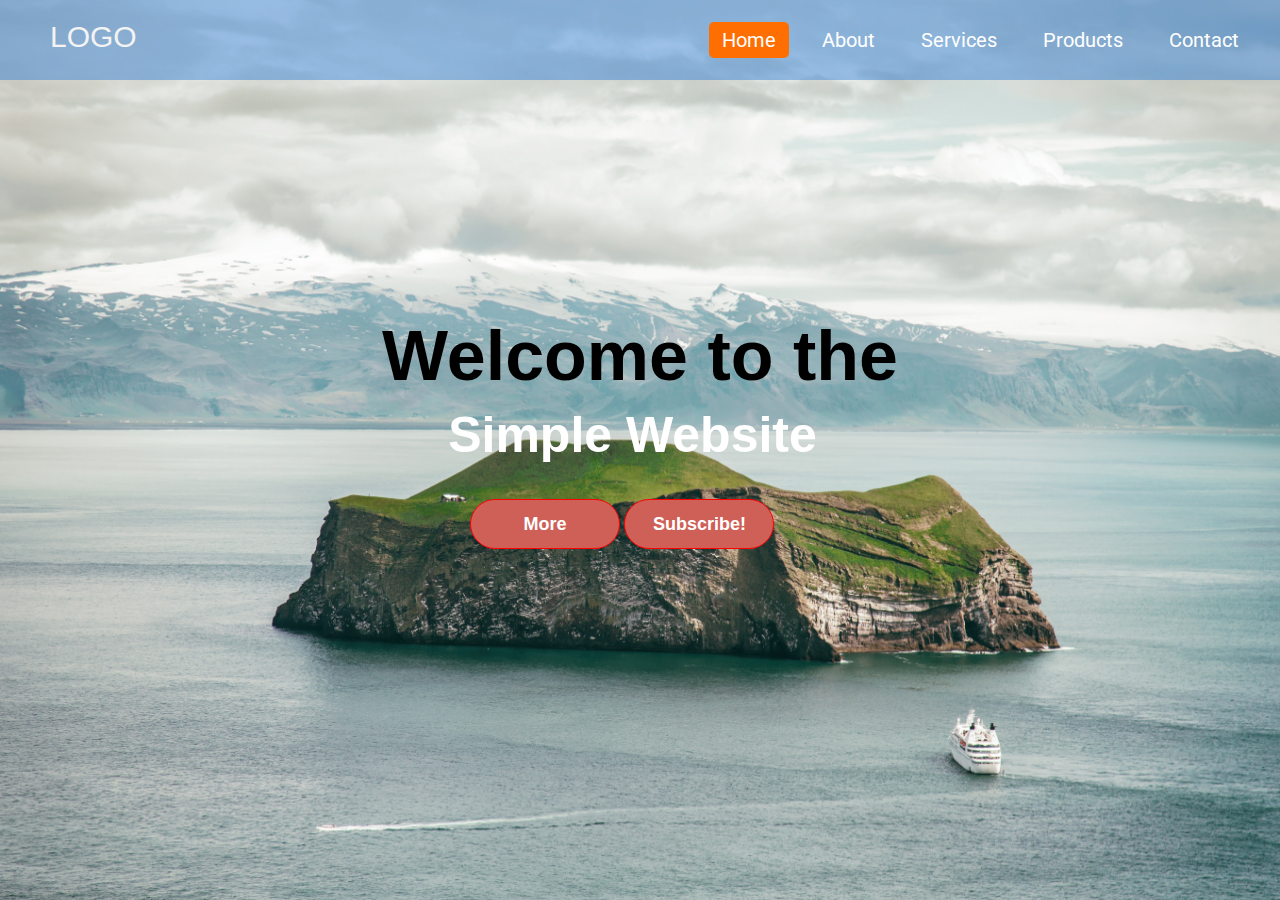
<file: Project-1/index.html>
<!DOCTYPE html>
<html lang="en">
<head>
    <meta charset="UTF-8">
    <meta http-equiv="X-UA-Compatible" content="IE=edge">
    <meta name="viewport" content="width=device-width, initial-scale=1.0">
    <title>Project-1</title>
    <link rel="stylesheet" href="Project-1.css">
</head>
<body>
    <div class="container">

        <div class="navbar">
            <div class="logo">
                <a href="#">LOGO</a>
            </div>
            <ul>
                <li><a href="#" class="active">Home</a></li>
                <li><a href="#">About</a></li>
                <li><a href="#">Services</a></li>
                <li><a href="#">Products</a></li>
                <li><a href="#">Contact</a></li>
            </ul>
        </div>
        <div class="center">
            <h1>
                Welcome to the
            </h1>
            <h2>
                Simple Website

            </h2>
            <div class="buttons">
                <button>More</button>
                <button>Subscribe!</button>
            </div>
        </div>

    </div>
</body>
</html>
</file>
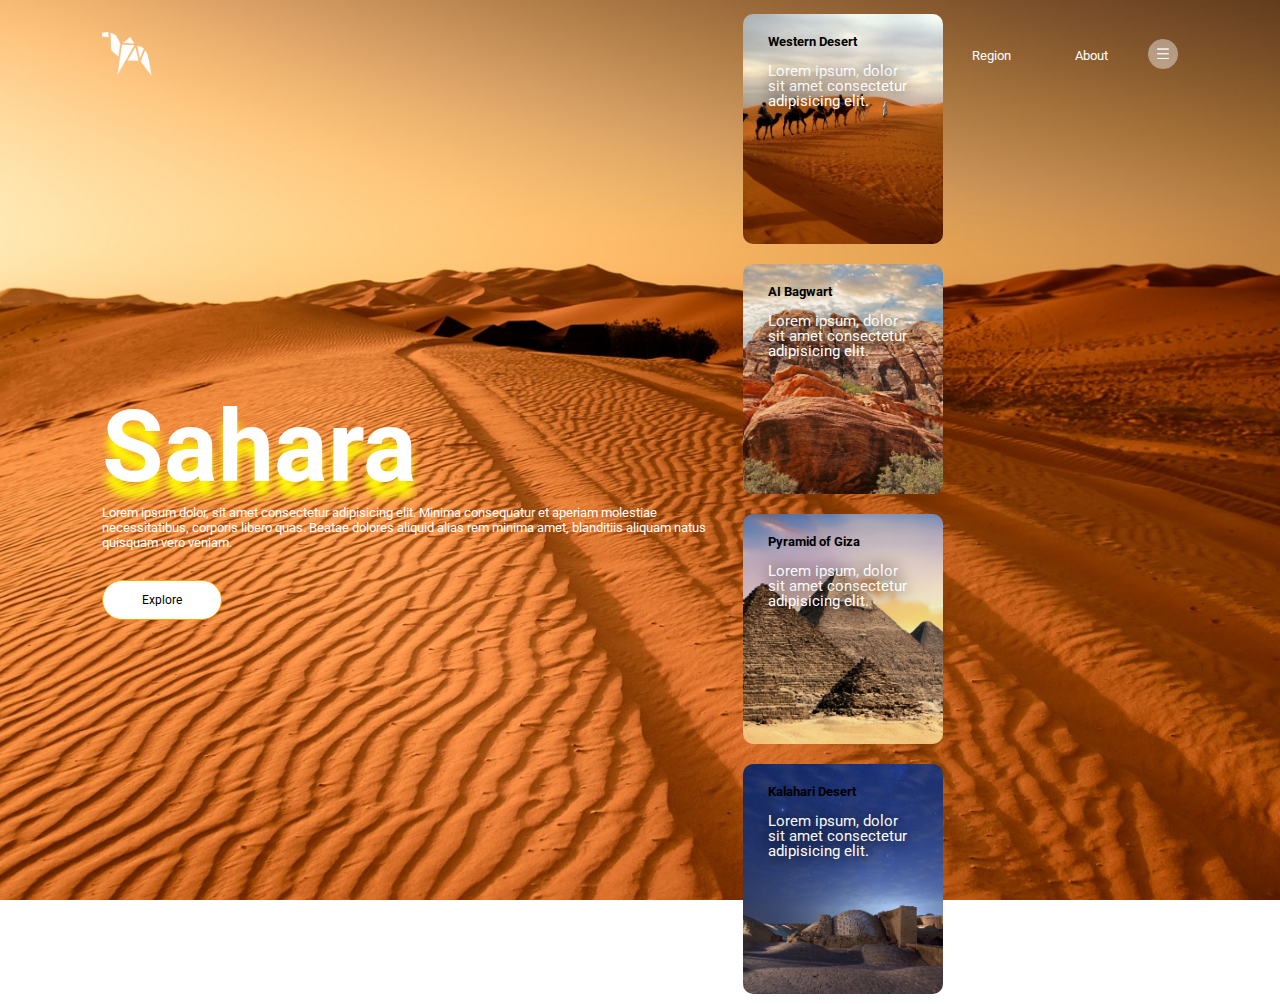
<file: Project-2/index.html>
<!DOCTYPE html>
<html lang="en">
<head>
    <meta charset="UTF-8">
    <meta http-equiv="X-UA-Compatible" content="IE=edge">
    <meta name="viewport" content="width=device-width, initial-scale=1.0">
    <title>Youtube Project 2</title>
    <link rel="stylesheet" href="style.css">
    <link href="https://fonts.googleapis.com/css2?family=Roboto:wght@100&display=swap" rel="stylesheet">
</head>
<body>
    <div class="container">
        <div class="navbar">
            <img src="img/logo.png" class="logo">
            <nav>
                <ul>
                    <li><a href="">Home</a></li>
                    <li><a href="">Region</a></li>
                    <li><a href="">About</a></li>
                </ul>
            </nav>
            <img src="img/menu.png" class="menu-icon">
        </div>
        <div class="row">
            <div class="col">
                <h1>Sahara</h1>
                <p>Lorem ipsum dolor, sit amet consectetur adipisicing elit. Minima consequatur et aperiam molestiae necessitatibus, corporis libero quas. Beatae dolores aliquid alias rem minima amet, blanditiis aliquam natus quisquam vero veniam.</p>
                <button type="button">Explore</button>
            </div>
            <div class="col">
                <div class="card card1">    <!--Bu şekilde aynı anda iki class tanımlar ortak özellikleri verir takiben diğer class ları ile de farklı özelliklerini verebiliriz-->
                    <h5>Western Desert</h5>
                    <p>Lorem ipsum, dolor sit amet consectetur adipisicing elit.</p>
                </div>
                <div class="card card2">
                    <h5>AI Bagwart</h5>
                    <p>Lorem ipsum, dolor sit amet consectetur adipisicing elit.</p>
                </div>
                <div class="card card3">
                    <h5>Pyramid of Giza</h5>
                    <p>Lorem ipsum, dolor sit amet consectetur adipisicing elit.</p>
                </div>
                <div class="card card4">
                    <h5>Kalahari Desert</h5>
                    <p>Lorem ipsum, dolor sit amet consectetur adipisicing elit.</p>
                </div>
            </div>

        </div>
    </div>







</body>
</html>
</file>
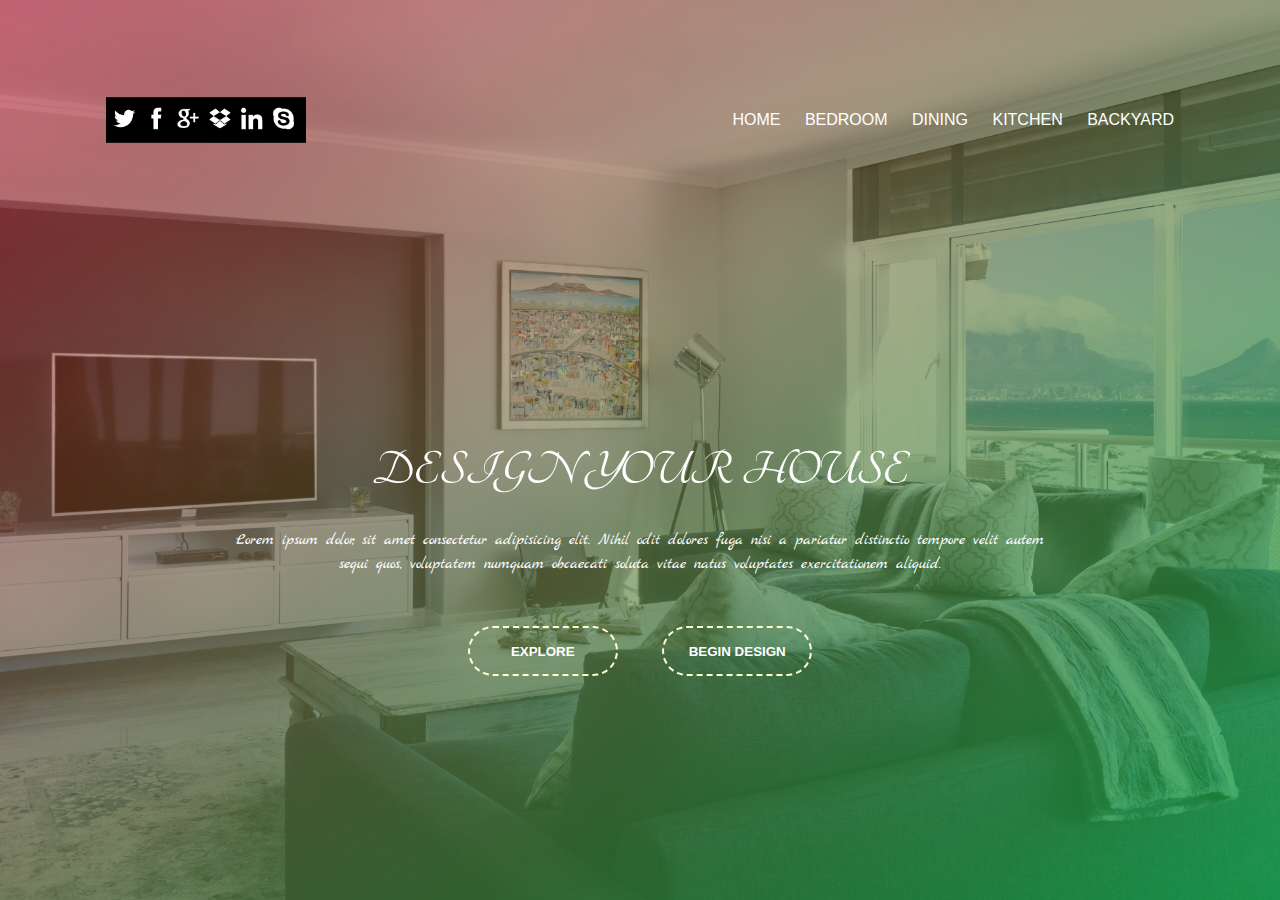
<file: Project-3/index.html>
<!DOCTYPE html>
<html lang="en">
<head>
    <meta charset="UTF-8">
    <meta http-equiv="X-UA-Compatible" content="IE=edge">
    <meta name="viewport" content="width=device-width, initial-scale=1.0">
    <title> Project 3 </title>
    <link rel="stylesheet" href="Project-3.css">
</head>
<body>
    <div class="banner">
        <div class="navbar">
            <img src="img/logo.png" class="logo">
            <ul>
                <li><a href="#">Home</a></li>
                <li><a href="#">Bedroom</a></li>
                <li><a href="#">Dining</a></li>
                <li><a href="#">Kitchen</a></li>
                <li><a href="#">Backyard</a></li>
            </ul>
        </div>
        <div class="content">
            <h1>DESIGN YOUR HOUSE</h1>
            <P>Lorem ipsum dolor, sit amet consectetur adipisicing elit. Nihil odit dolores fuga nisi a pariatur distinctio tempore velit autem
               <br>sequi quos, voluptatem numquam obcaecati soluta vitae natus voluptates exercitationem aliquid.</P>

            <div>
                <button type="button"><span></span> EXPLORE </button>
                <button type="button"><span></span> BEGIN DESIGN </button> <!-- Buradaki spanlar buton üzerindeki efekt için yazılmıştır -->
            </div>

        </div>
    </div>
</body>
</html>
</file>
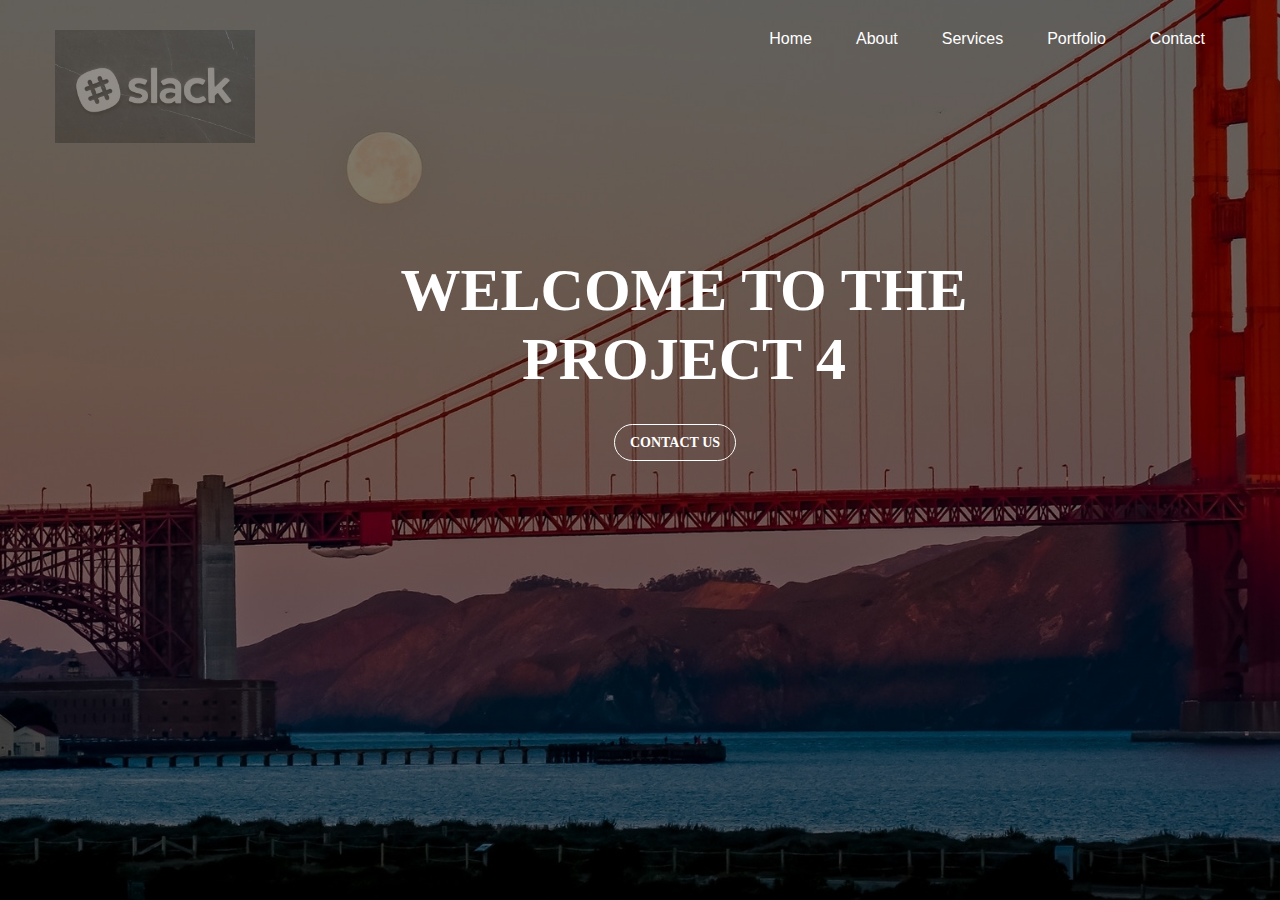
<file: Project-4/index.html>
<!DOCTYPE html>
<html lang="en">
<head>
    <meta charset="UTF-8">
    <meta http-equiv="X-UA-Compatible" content="IE=edge">
    <meta name="viewport" content="width=device-width, initial-scale=1.0">
    <title>Project 4</title>
    <link rel="stylesheet" href="style.css">
</head>
<body>
    <header>
        <div class="wrapper">
            <div class="logo">
                <img src="logo.jpg" alt="">
            </div>
            <ul class="nav-area">
                <li><a href="#">Home</a></li>
                <li><a href="#">About</a></li>
                <li><a href="#">Services</a></li>
                <li><a href="#">Portfolio</a></li>
                <li><a href="#">Contact</a></li>
            </ul>
        </div>

        <div class="welcome-text">
            <h1>
                Welcome to the Project 4
                <a href="#">Contact Us</a>
            </h1>
        </div>
    </header>
</body>
</html>
</file>
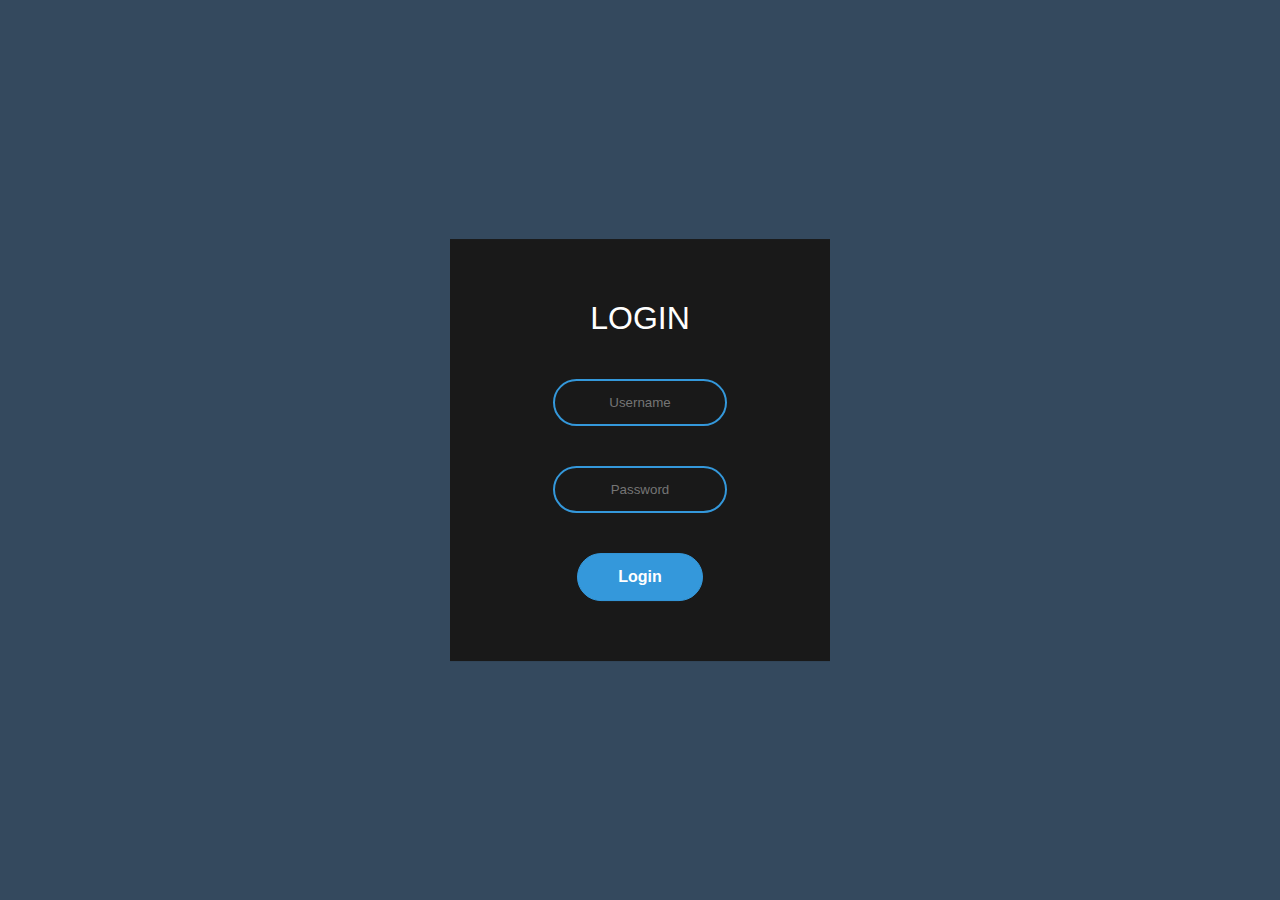
<file: Project-5/index.html>
<!DOCTYPE html>
<html lang="en">
<head>
    <meta charset="UTF-8">
    <meta http-equiv="X-UA-Compatible" content="IE=edge">
    <meta name="viewport" content="width=device-width, initial-scale=1.0">
    <title>Project 5</title>
    <link rel="stylesheet" href="style.css">
</head>
<body>
    <form class="box" action="index.html" method="POST">
        <h1>Login</h1>
        <input type="text" name="" placeholder="Username">
        <input type="password" name="" placeholder="Password">
        <input type="submit" name="" value="Login">
    </form>
</body>
</html>
</file>
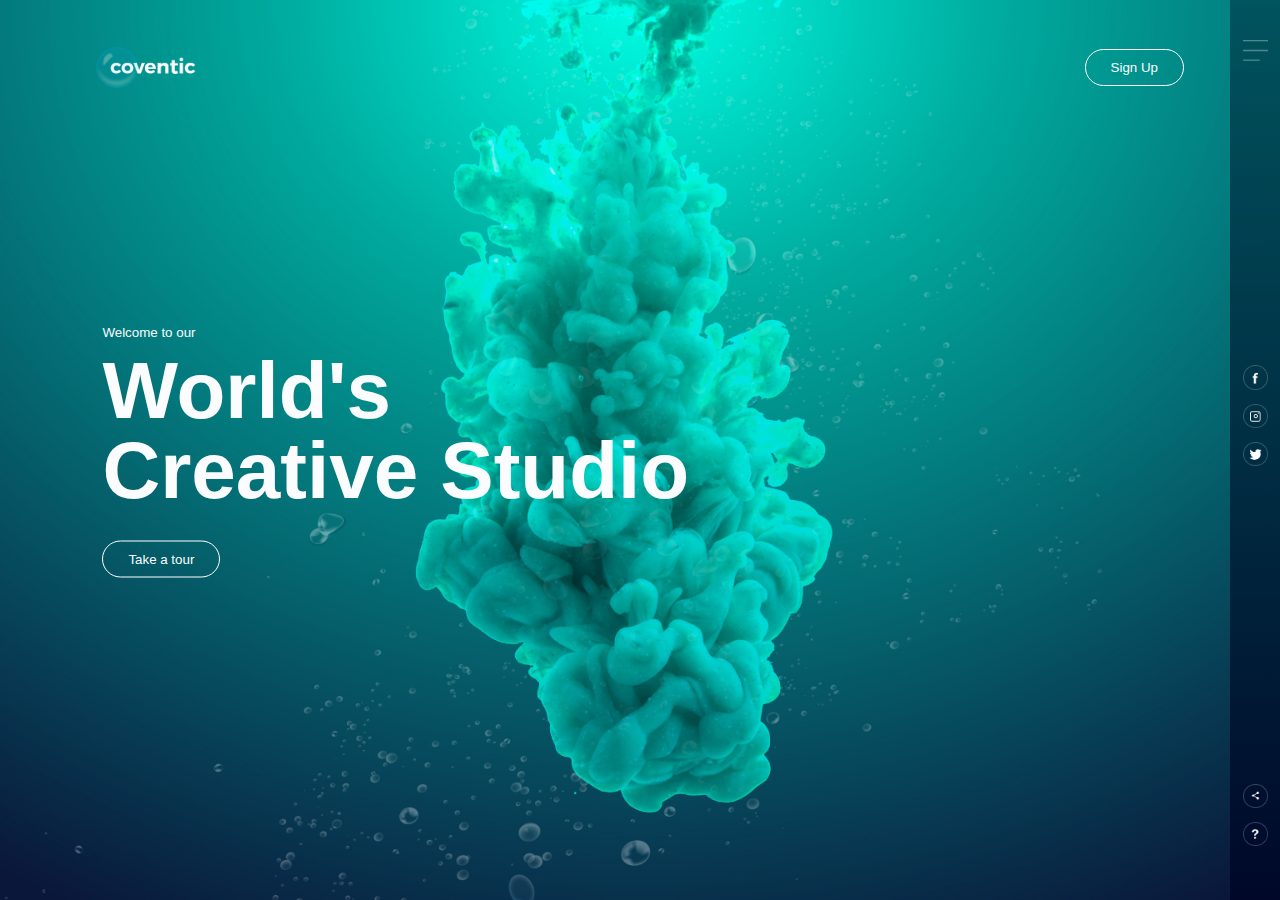
<file: Project-7/index.html>
<!DOCTYPE html>
<html lang="en">
<head>
    <meta charset="UTF-8">
    <meta http-equiv="X-UA-Compatible" content="IE=edge">
    <meta name="viewport" content="width=device-width, initial-scale=1.0">
    <title>Project 7</title>
    <link rel="stylesheet" href="style.css">
</head>
<body>
    <div class="hero">
        <div class="navbar">
            <img src="img/logo.png" class="logo">
            <button type="button">Sign Up</button>
        </div>
        <div class="content">
            <small>Welcome to our</small>
            <h1>World's <br> Creative Studio</h1>
            <button type="button">Take a tour</button>
        </div>
        <div class="side-bar">
            <img src="img/menu.png" alt="menu" class="menu">

            <div class="social-links">
                <img src="img/fb.png" alt="">
                <img src="img/ig.png" alt="">
                <img src="img/tw.png" alt="">
            </div>
            <div class="useful-links">
                <img src="img/share.png" alt="">
                <img src="img/info.png" alt="">
            </div>
        </div>
        <div class="bubbles">
            <img src="img/bubble.png">
            <img src="img/bubble.png">
            <img src="img/bubble.png">
            <img src="img/bubble.png">
            <img src="img/bubble.png">
            <img src="img/bubble.png">
            <img src="img/bubble.png">
        </div>
    </div>
</body>
</html>
</file>
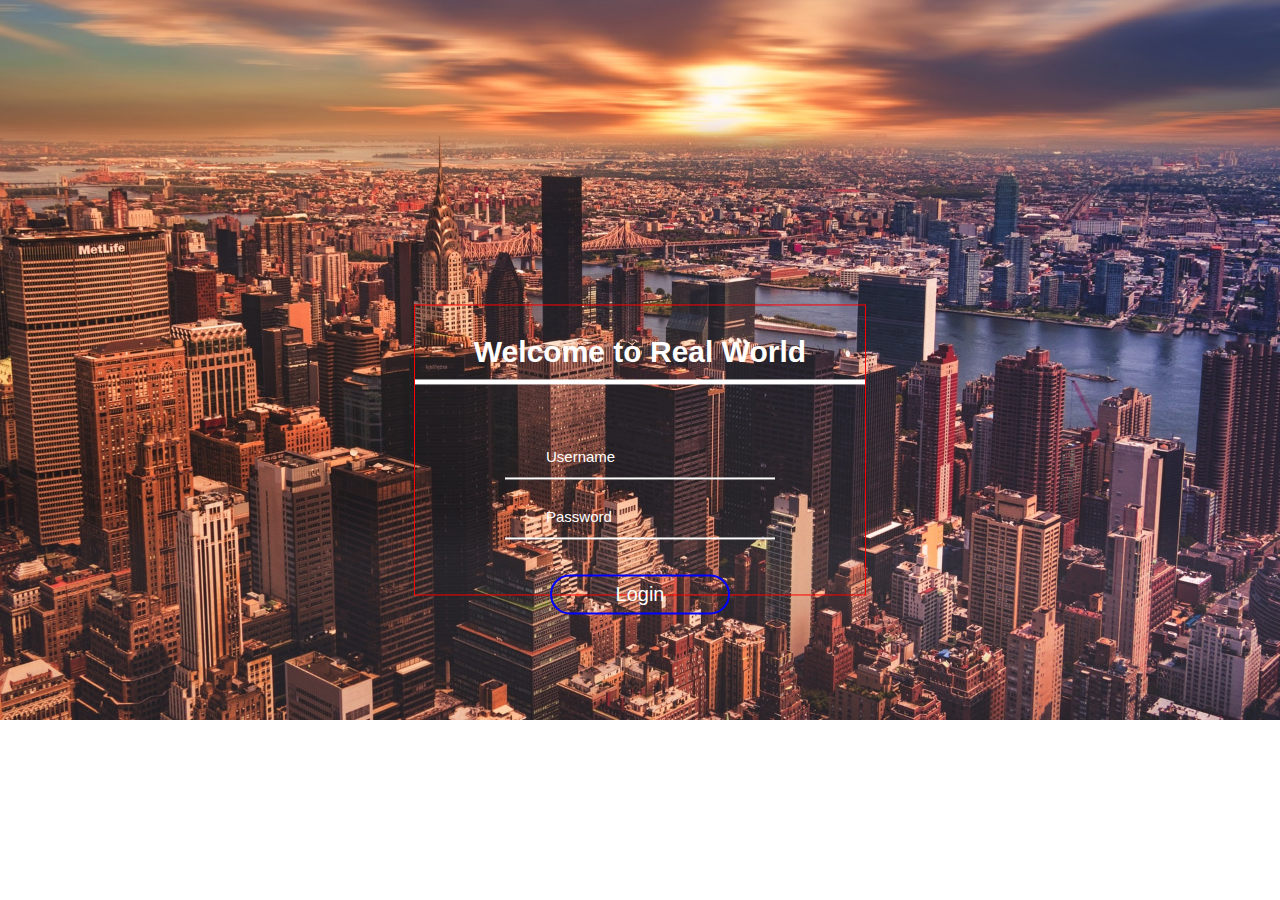
<file: Project-6/Login Page.html>
<!DOCTYPE html>
<html lang="en">
<head>
    <meta charset="UTF-8">
    <meta http-equiv="X-UA-Compatible" content="IE=edge">
    <meta name="viewport" content="width=device-width, initial-scale=1.0">
    <title>Project 6</title>
    <link rel="stylesheet" href="style.css">
    <link rel="stylesheet" href="https://use.fontawesome.com/releases/v5.15.3/css/all.css" integrity="sha384-SZXxX4whJ79/gErwcOYf+zWLeJdY/qpuqC4cAa9rOGUstPomtqpuNWT9wdPEn2fk" crossorigin="anonymous">
    <!-- Bu bölge yukarıdaki sitedeki iconları projelerimizde kullanabilmemiz için yazılmıştır -->
</head>
<body>
    <div class="login-box">
        <h1>Welcome to Real World</h1>
        <div class="textbox">
            <i class="fas fa-user"></i> <!--Yukarıdaki siteden hazır olarak kopyalanmıştır-->
            <input type="text" placeholder="Username" name="" value="">
    
        </div>
        <div class="textbox">
            <i class="fas fa-lock"></i> <!--Yukarıdaki siteden hazır olarak kopyalanmıştır-->
            <input type="password" placeholder="Password" name="" value="">
        </div>
        <input class="btn" type="button" name="" value="Login">
    </div>
</body>
</html>
</file>
<file: Project-1/Project-1.css>
@import url("https://fonts.googleapis.com/css2?family=Roboto:wght@100&display=swap"); /* fonts.googleapis.com dan site yazı stili için bu ifade yazılır*/

* {                               
  margin: 0;                      /* Her projede bu iki kodu yazmakta fayda vardır, sayfanın default boşluklarını sıfırlar */
  padding: 0;
  box-sizing: border-box;         /* Etiketleri kendilerine verilen boyutlar içerisinde sınırlar, yani margin-padding olayları etiketin boyutunu etkilemez */
}

.container {
  background: url(bg.jpg);        /* Arka plan resmini ayarladık */
  height: 100vh;                  /* 50vh yapılırsa sayfanın yarısını doldurur */
  background-size: 100% 100%;     /* 50% 50% yapılırsa sayfada 4 resim oluşur, bu şekilde sayfanın tamamını doldurttuk */
}

.container .navbar {
  width: 100%;                    /* Navbar ın olduğu div in genişliği sayfa kadar olsun dedik */
  height: 80px;                   /* Yükseklik belirledik */
  background: rgba(22, 112, 214, 0.4);   /* background içine her türlü değer (color,yükselik etc.) yazılabiliyor */
}

.container .navbar .logo {
  display: inline-block;          /* li etiketleriyle (menüyü oluşturan) aynı hizaya/satıra getirir fakat block özellikleri gösterir */
  margin-left: 50px;              /* Sol tarafından 50px lik boşluk bıraktık */
  margin-top: 20px;               /* Üst taraftan da 20 px lik boşluk bıraktık */
}

.container .navbar .logo a {      /* class ı logo olan div içerisindeki a etiketine müdahale ediyoruz */
  text-decoration: none;          /* Linkin altındaki çizgiyi kaldırdık */
  font-size: 30px;                /* Yazı boyutunu belirledik */
  font-family: sans-serif;        /* Yazı tipini belirledik */
  color: #f3f3f3;               /* Yazı rengini belirledik */
} 

.navbar ul {
  float:right;                    /* Menüyü sağ tarafa yerleştirmek için kullandık, left deseydik sola koyardı */
  margin-right: 20px;             /* Sağa yanaşmış olan menünün sağ tarafında boşluk bırakmak için yazılmıştır */
}

.navbar ul li {                   /* Menü seçeneklerine müdahele ediyoruz */
  list-style: none;               /* list lerin önündeki noktaları kaldırmak için kullandık */
  display: inline-block;          /* Menü tasarımlarında navbar seçeneklerini yanyana yazdırmak için kullanılır, aksi takdirde html deki gibi alt alta yazar*/
  margin: 0 8px;                  /* Üstten 0 yanlardan 8px boşluk verdik her iki navbar seçeneği arasında 8+8=16 px boşluk olur */
  line-height: 80px;              /* Bu kısmın div içerisinde dikey olarak ortada olması için yazdık, 80 px vermemizin sebebi ise navbar class ına sahip olan div in height 80 olduğu için */
}

.navbar ul li a {                 /* Navbar da bulunan ve menüyü oluşturan link etiketleri üzerinde işlem yapıyoruz */
  color: white;                 /* Link renklerini ayarladık */
  text-decoration: none;          /* Altlarındaki link olmalarından dolayı gelen çizgileri kaldırdık */
  font-size: 20px;                /* Yazı boyutlarını ayarladık */
  padding: 6px 13px;              /* Navbar class ına sahip olan div içerisinde textlerin boşluklarını ayarladık */
  font-family: Roboto;            /* Yazı tipini belirledik, bunu kullanabilmek için ya html sayfasında google.font url sini linkleriz ya da burada yaptığımız gibi yukarıdaki şekilde @import kodu yazarız */
  transition: 0.5s;               /* Bununla gecikme süresi ayarlayabiliyoruz, efektlerin geçiş süreleri ile ilgili, görsellik açısından kullanımı uygun olur */
}

.navbar ul li a.active,           /* active class ına sahip seçenek (Home). Bunu ilk başta yazmasaydık da olurdu, böyle olunca direk  uygulanmış geldi */
.navbar ul li a:hover {           /* Menü bar üzerindeki seçeneklerin üzerine gelindiğinde işlem yaptırmak için yazıldı, üstteki kod ile hepsi kapsanmış oldu */
  background: #ff6e00;          /* Home seçeneğinin arka plan rengi hemen uygulanmış olacak, diğerleri de mouse ile üzerlerine gelindiğinde */
  border-radius: 5px;             /* Köşeleri yuvarlamak için kullanıldı */
} 

.container .center {              /* Büyük sayfamın class ı container ve ben onun içindeki class ı center olan div e müdahale ediyorum */
  position: absolute;             /* Div üstüne yazdırabilmek için kullanıldı, relative olsaydı olmazdı yanına yazardı */
  top: 50%;                       /* Sıradaki (arka arkaya) 3 kod ile bu div i class ı container olan div in tam merkezine yerleştirebildik */
  left: 50%;
  transform: translate(-50%, -50%);/* Üstteki diğer top ve left kodları ile birlikte elemanın yerini belirleyebilmek için kullanılır */
  font-family: sans-serif;        /* Div içerisindeki yazıların tipini belirledim */
  user-select: none;              /* Kullanıcının text leri seçememesini (mouse ile highlight etmek) sağlar */
}

.center h1 {                      /* classı center olan div içerisindeki h1 etiketine müdahale ediyoruz */
  color: black;                 /* Rengini belirledik */
  font-size: 70px;                /* Boyutunu belirledik */
  font-weight: bold;              /* Yazı kalınlığını belirledik */
  width: 900px;                   /* Genişliğini belirledik */
  text-align: center;             /* Yazıyı div içinde ortaladık */
}

.center h2 {                      /* classı center olan div içerisindeki h1 etiketine müdahale ediyoruz */
  color: #fff;                  /* Rengini belirledik */
  font-size: 50px;                /* Boyutunu belirledik */
  font-weight: bold;              /* Yazı kalınlığını belirledik */
  width: 885px;                   /* Genişliğini belirledik */
  margin-top: 10px;               /* Üstteki yazı ile arasını açtık */
  text-align: center;             /* Yazıyı div içinde ortaladık */
}

.center .buttons {                /* class ı center olan Div içerisindeki classı buttons olan div e müdahale ediyoruz */
  margin: 35px 280px;             /* Butonları kapsayan div etiketinin konumunu ayarlamak için kullanıldı */
}

.buttons button {                 /* Class ı buttons olan div içerisindeki butonlara müdahele ediyoruz */
  height: 50px;                   /* Buton yüksekliğini ayarladık */
  width: 150px;                   /* Buton genişliğini ayarladık */
  font-size: 18px;                /* Buton üzerindeki yazı büyüklüğünü belirledik */
  font-weight: bold;              /* Yazı kalınlığını belirledik */
  color: white;                 /* Yazı rengini belirledik */
  background-color: rgb(207, 96, 88);  /* Buton arka plan rengini belirledik */
  border: 1px solid red;        /* Butona kenarlık verdik */
  cursor: pointer;                /* Mouse ile üzerine gelince cursor ın ok işaretinden el işaretine dönüştürmesi için kullanılır */
  outline: none;                  /* Dış çerçeve olmasın dedik */
  border-radius: 25px;            /* Butonların kçşelerini yuvarlamak için kullanıldı, hower yaptığında da olabilirdi */
  transition: 0.5s;               /* Buton efektleri için geçiş süresini belirledik */
}
.buttons button:hover {           /* Butonların üzerine gelindiğinde */
  background: #fff;             /* Arka plan rengini değiştirdik */
  color: rgb(207, 96, 88);      /* Buton üzerindeki yazıların rengini değiştirdik */
}
</file>
<file: Project-2/style.css>
* {                               /* Tüm etiketler için standart uygulamayı gerçekleştirdik */
  margin: 0;
  padding: 0;
  font-family: "Roboto", sans-serif;
}

.container {
  width: 100%;                    /* Genişliğini verdik */
  height: 100vh;                  /* Sayfanın Arka planda bir resim varsa onu sayfaya tam sığdırmak için kullanılır*/
  background-position: center;    /* Fotoğrafı ortalamak için kullanıldı */
  background-size: cover;         /* Resmi arka plana cuk oturtmak için kullanılır */
  background-image: url(background.png); /* Arka plan resmini yerleştirdik */
  padding-left: 8%;               /* İç kısımda sağdan ve soldan boşlukları ayarladık */
  padding-right: 8%;
  box-sizing: border-box;        /* Fotoğrafı arka plana tam oturtmak için kullanılır, yoksa pixel farkından dolayı scroll bar çıkabilir. */
}

.navbar {                        /* Logo ve menü seçeneklerinin olduğu navbar classına sahip div e müdahele ediyoruz */
  height: 12%;                   /* Menu bar ın div içerisinden %12 altından başlayarak yazılmasını sağladı */
  display: flex;                 /* Flex yapısı kazandırdık */
  align-items: center;           /* Elemanları div içerisinde ortaladık */
}

.logo {                          /* Logoya müdahele ediyoruz */
  width: 50px;                   /* Logo genişliğini ayarladık */
  cursor: pointer;               /* Üzerine gelince cursor el işaretine dönsün dedik */
}

.menu-icon {                     /* Menü icon una müdahele ediyoruz */
  width: 30px;                   /* Genişliğini ayarladık */
  cursor: pointer;               /* Üzerine gelince cursor el işaretine dönsün dedik */
  margin-left: 40px;             /* Menu icon unu navbar seçeneklerinden uzaklaştımak için kullanıldı */
}

nav {                            /* Menu linklerinin olduğu bölgeye müdahele ediyoruz */
  flex: 1;                       /* flex:1; dersek nav içerisindeki elemanların hepsi nav i eşit aralıklarla doldursun demektir */
  text-align: right;             /* Menu elemanlarını sağa doğru alabilmek için kullanıldı */
}

nav ul li {                      /* Linklere müdahele ediyoruz */
  list-style: none;              /* Baş taraflarındaki noktalar kalktı */
  display: inline-block;         /* Standart yan yana yazdırdık */
  margin-left: 60px;             /* Elemanları önce yukarıda sağa yapıştırdık sonra da bununla da sola doğru açtık */
}

nav ul li a {                    /* Linklere müdaheleye devam */
  text-decoration: none;         /* Alt çizgi kalktı */
  color: #fff;                 /* Yazı rengini ayarladık */
  font-size: 13px;               /* Yazı büyüklüğünü ayarladık */
}

nav ul li a:hover {              /* Liste elemanlarının üzerine gelindiğinde */
 background-color: yellow;     /* Arka plan renkleri sarı olsun */
 text-decoration: underline;     /* Altlarına çizgi ekledik */
 color: black;                 /* Renkleri de siyah oldu */
}


.row {                           /* main kısma müdahele ediyoruz */
  display: flex;                 /* Flex yapısı kazandırdık */
  height: 88%;                   /* Yüksekliklerini ayarladık */
  align-items: center;           /* Elemanları dikeyde ortaladık */
}

.col {
  flex-basis: 50;                /* Genişliklerini ayarladık */
}

h1 {                             /* h1 etiketine müdahele ediyoruz */
  color: #fff;                 /* Rengini beyaz yaptık */
  font-size: 100px;              /* Yazı büyüklüğünü ayarladık */
  text-shadow: 0 15px 10px yellow;   /* Text lerin arka planına gölge verebilmek için kullanıldık */
}

p {                              /* Paragrafların hepsine müdahele ediyoruz */
  color: #fff;                 /* Yazı rengini beyaz yaptık */
  font-size: 13px;               /* Yazı büyüklüğünü ayarladık */
  line-height: 15px;             /* Satırlar arası mesafeyi ayarladık */
}

button {                         /* Butona müdahele ediyoruz */
  width: 120px;                  /* Genişliğini verdik */
  color: #000;                 /* Buton üzerindeki yazı rengini belirledik */
  font-size: 12px;               /* Yazı büyüklüğünü ayarladık */
  padding: 12px 0;               /* Button sınırı ile içerik(explore) arasındaki uzaklığı ayarlamak için kullanıldı */
  background: #fff;            /* Buton arka plan rengini ayarladık */
  border: 1px solid orange;    /* Buton border ını ayarladık */
  border-radius: 20px;           /* Köşelerini yuvarladık */
  outline: none;                 /* Çerçeve olmasın dedik */
  margin-top: 30px;              /* Üstteki yazı ile olan uzaklığını ayarladık */
}

.card {                           /* Resim ve bilgilerin olduğu div */
  width: 200px;                   /* Genişlik */
  height: 230px;                  /* Yüksekliik */
  display: inline-block;          /* Elemanları yanyana yazdırdık */
  border-radius: 10px;            /* Köşeleri yuvarladık */
  padding: 20px 25px;             /* İç boşluklar ayarlandı */
  box-sizing: border-box;         /* Sadece kutu içerisinde olsun ölçüler */
  cursor: pointer;                /* Mouse işareti */
  margin: 10px 15px;              /* Dış boşluklar ayarlandı */
  background-position: center;    /* Resim tam ortalansın */
  background-size: cover;         /* Resim div e tam otursun */
  transition: transform 0.5s;     /* Geçiş efektlerinin hızını ayarlamak için kullanıldı, renk olur burada yerini değiştirir */
}
.card1 {                                         /* card div lerine sırasıyla arka plan resimlerini ekledik */
  background-image: url(img/pic-1.png);
}
.card2 {
  background-image: url(img/pic-2.png);
}
.card3 {
  background-image: url(img/pic-3.png);
}
.card4 {
  background-image: url(img/pic-4.png);
}
.card:hover {
  transform: translateY(-10px);       /* Burada da resmin üzerine gelindiğinde Y ekseninde 10 px lik hareket etmesini sağladık */
}
h5 {                                  /* card ların üstündeki başlıklara müdahele ediyoruz */
  color: black;                     /* Yazı rengini ayarladık */
  text-shadow: 0 -15px 300px red;   /* Text lerin arka planına gölge verebilmek için kullanıldı */
}
.card p {                             /* card ların üzerindeki paragraflara müdahele ediyoruz */
  text-shadow: 0 0 15px #000;       /* Yazı gölgelendirme */
  font-size: 15px;                    /* Yazı boyutu */
  margin-top: 15px;                   /* Başlık ile aralarını açtık */
}
</file>
<file: Project-3/Project-3.css>
@import url('https://fonts.googleapis.com/css2?family=Tangerine:wght@700&display=swap'); /* fonts.google sitesinden yazı stilini kullanabilmek için bu yapıştırılır */
@import url('https://fonts.googleapis.com/css2?family=Marck+Script&family=Tangerine:wght@700&display=swap');

* {                               /* Standart margin ve padding sıfırlama işlemleri yapıldı */
  margin: 0;
  padding: 0;
  font-family: sans-serif;        /* Tüm sayfanın yazi stilini belirledik */ 
}

.banner {                         /* Tüm etiketleri kapsayan div, bir nevi arka plan */
  width: 100%;                    /* Genişliği sayfa boyunca olsun dedik */
  height: 100vh;                  /* Yüksekliği yine sayfa boyunca olsun demektir */
  background-image:  linear-gradient(to bottom right,rgba(243, 13, 33, 0.438), rgba(17, 170, 63, 0.75)), url(img/room.jpg); /* Renk geçişi vermek için kullanıldı */
                                  /* linear gradient ile bir renkten başka bir renge geçişleri yön belirterek gerçekleştirebiliyoruz */
  background-size: cover;         /* Arka plan fotoğrafı sayfaya tam otursun diye kullanıldı */
  background-position: center;    /* Fotoğrafı merkezi konuma almak için kullanıldı */
}

.navbar {                         /* Logo ve seçeneklerin olduğu alana müdahele ediyoruz */
  width: 85%;                     /* navbar div inin boyutunu sayfanın %85 inde olacak şekilde ayarladık */
  margin: auto;                   /* navbar class ına sahip div in dış boşluklarını ayarladık */
  padding: 35px 0;                /* li lerin div üzerindeki yerlerini ayarladık, üstten alttan boşluklarını verdirdik */
  display: flex;                  /* navbar a flex yapısı kazandırarak içindekilere daha rahat müdahele edebiliriz, hepsini yanyana getirdik  */
  align-items: center;            /* navbar içindekilerin dikeyde ortalanması için kullanıldı, display: flex yazıldıktan sonra bu kod yazılabilir */
  justify-content: space-between; /* Elemanların div içindeki yerini ayarlamak için kullanıldı (her birisi arasındaki boşluklar eşit ve baştaki ile sondaki kenarlara yapışık olacak şekilde) */
}

.logo {                           /* navbar içerisindeki logo ya müdahele ediyoruz */
  width: 200px;                   /* Genişliğini belirledik */
  padding: 15px 0;                /* navbar içindeki alttan üstten iç boşluğu ayarladık */
  margin: 20px 10px;              /* Dış boşluklarını ayarladık */
}

.navbar ul li {                   /* navbar div i içindeki listeye(içinde a etiketleri olan) müdahele ediyoruz */
  list-style: none;               /* list elemanlarının başındaki sembolleri silmek için kullanıldı, ancak alt alta yazıldıklarında görünebilir oluyorlar */
  display: inline-block;          /* Navbar elemanlarını yan yana yazdırmak için kullanıldı. */
  margin: 0 10px;                 /* Elemanlar arasındaki boşlukları ayarladık(sağdan-soldan) */
  position: relative;             /* Seçenekler altındaki çizgi efekti için alttaki position:absolute; ile birlikte yazıldı */
}

.navbar ul li a {                 /* Liste içindeki a etiketlerine(menü linklerine) müdahele ediyoruz */
  text-decoration: none;          /* Linklerin altındaki çizgilerin kaybolması için yazıldı */
  color: #fff;                  /* Yazı rengi belirlendi */
  text-transform: uppercase;      /* Bütün harfleri büyük olsun diye yazıldı, html dosyasında sadece baş harfleri büyüktü*/
}

.navbar ul li::after {            /* !!! İşte burada etiket altındaki çizgi efektini yapıyoruz !!! */
  content: "";                    /* ::after ve ::before sözde öğeleriyle birlikte MUTLAKA content kullanılmalıdır. 
                                     Burada ilk önce boş bir content belirledik, çünkü herahngi bir yazı istemiyoruz sadece ilerleyen çizgi olacak 
                                     Onun için de aşağıda önce width:0 verdik daha sonra hover olunca width: 100% yaptık */
  height: 3px;                    /* Çıkacak olan çizginin yüksekliğini belirledik */
  background: #009688;          /* Arka plan rengini belirledik boş elemanın, color versek olmazdı çünkü o text lere etki ediyor eee burada da text yok o yüzden*/
  position: absolute;             /* Üst tarafta verdiğimiz position:relative; ile ilikilendirmiş olduk, aksi takdirde navbar dışında çıkıyor */ 
  left: 0px;                      /* Soldan hiç pay bırakmadık sıfıra sıfırdan başlasın dedik */
  top: 20px;                      /* Yukarıdan da 20 px lik kısımda başlasın demektir, aksi takdirde seçeneklerin üzerinde çıkıyor*/
  transition: 0.5s;               /* Geçiş efekti süresi verdik */
  width: 0;                       /* Başlangıç genişliğini 0 verdik ki öncesinde gözükmesin seçenek üzerine gelince dolmaya başlasın */
}

.navbar ul li:hover::after {      /* !!! İşte burada seçenekler üzerine geldikten sonra genişliğini seçenek kadar uzat demektir */
  width: 100%;                    /* Eğer bunu 50% yapsaydık çizgi ancak yarısına kadar gelirdi*/
}

.content {                        /* Şimdi sayfanın içerik kısmıyla ilgileniyoruz */
  width: 100%;                    /* Sayfanın tamamına yayılsın diye */
  position: absolute;             /* Sayfa üzerinde rahatlıkla yeriyle oynayabilelim diye yazıldı, aksi takdirde top-left gibi değerlerini değiştirsek bile yeri değişmiyor */
  top: 55%;                       /* Sayfanın üstten %55 ine yerleştirdik */
  transform: translateY(-50%);    /* Burada içeriği Y ekseninde hareket ettirerek istediğimiz yere getirdik, yukarıdaki iki kodu yazmasaydık da olurdu */
  text-align: center;             /* Div içerisindeki yazının ortalanması için kullandık */
  color: #fff;                  /* Yazı rengini belirledik */
}

.content h1 {                     /* İçerikteki başlık */
  font-size: 50px;                /* Yazı büyüklüğü */
  margin-top: 150px;              /* Yukarıdan olan dış boşluk */
  user-select: none;              /* Kullanıcı seçemez, kopyalayamaz */
  font-family: 'Tangerine', cursive; /* En yukarıdaki @import özelliğindeki bağlantı sayesinde bu yazı stilini burada kullanabiliyoruz */
}

.content p {                      /* İçerikteki paragraf */
  margin: 30px;                   /* Dış boşluklar */
  font-weight: 300;               /* Yazı kalınlığı */        
  line-height: 1.5;               /* Satırlar arası mesafe, px olarak da yazılabilirdi */
  font-family: 'Marck Script', cursive; /* En yukarıdaki @import özelliğindeki bağlantı sayesinde bu yazı stilini burada kullanabiliyoruz */
}

.content p::selection {           /* İlgili paragrafı seçtiğimde */ 
  background-color: yellow;     /* Arka plan rengini yellow yap demektir */
  color: black;                 /* Yazı rengini de siyah yap demektir */
}

button {                          /* Butonlara müdahele ediyoruz */
  width: 150px;                   /* Genişlik verdik */
  height: 50px;                   /* Yükseklik verdik */
  padding: 15px 0;                /* İçteki yazı için boşluk verdik */
  text-align: center;             /* Yazıları ortaladık */
  margin: 20px 20px;              /* Butonların dış boşluklarını ayarladık */
  border-radius: 25px;            /* Köşelerini yuvarladık */
  font-weight: bold;              /* Yazı kalınlığı */
  border: 2px dashed #ffc;      /* Buton sınırlarını düzenledik */
  background: transparent;        /* Bununla butonların arkasının transparan olmasını sağladık, yani arka plan resmi butonlarda da gözükür şekilde */
  color: #fff;                  /* İçindeki yazıların rengi */
  cursor: pointer;                /* Mouse el işaretine dönsün */
  position: relative;             /* Aşağıda yazılan span boşluğunun position:absolute; yapılması ile sadece buton üzerinde bir hareketin olması sağlandı, aksi takdirde tüm sayfa etkileniyor */
  overflow: hidden;               /* Butonların arka planı ilerlerken buton dışına taşanları saklamak için yazıldı, (spandan dolayı oluşan köşeler) */
}

span {                            /* Buton içerisindeki efekti sağlayan span etiketine müdahele ediyoruz */
  background: #009688;          /* Arka  plan rengini belirledik */
  height: 100%;                   /* Butonun içinin tamamını doldurması için yazıldı,aksi takdirde yüksekliği olmazsa çıkmıyor, mesela 50% yazılırsa da bu seferde (yükseklik olarak) yarısını dolduruyor */
  width: 0;                       /* Başlangıç genişliği tıpkı navbar daki örnek gibi belirlendi, takiben arttırılmak üzere */
  position: absolute;             /* Üzerine bulunduğu buton ile ilişkilendirildi, aksi takdirde action gerçekleşmiyor */
  left: 0;                        /* Sol taraftan hiç boşluk bırakmadan sıfıra sıfırdan başlasın diye yazıldı */
  top: 0;                         /* Üst taraftan hiç boşluk bırakmadan doldursun diye yazıldı */
  z-index: -1;                    /* !!!! Burada z-index: -1 yazılarak buton içini dolduracak olan içeriği button text in arkasında kalması için yazıldı. 
                                     Aksi takdirde renk text üzerini kaplıyor. Burada negatifin değer büyüklüğü önemli değil. Önemli olan negatif olup olmamasıdır. */
  transition: 0.7s;               /* Efekt için bir geçiş süresi belirlendi */
}

button:hover span {
  width: 100%;                    /* ! İşte burada button üzerine gelindiğinde genişliği buton kadar yapıldı, yani span boşluğunun butonun tamamını doldurması için yazıldı */
}

button:hover {   
  border: 3px solid #009688 ;   /* Ayrıca button üzerine gelindiğinde border tipi ve renginin değişmesi için yazıldı */
}
</file>
<file: Project-4/style.css>
* {                       /* Standart boşlukları sıfırlama kodları yazıldı */
  margin: 0;
  padding: 0;
}

.wrapper {
  width: 1170px;          /* Kapsayıcı div in genişliği belirlendi */
  margin: auto;           /* Dış boşlukları ayarlandı */
}

header {
  background: linear-gradient(rgba(0, 0, 0, 0.5), rgba(0, 0, 0, 0.5)),url(city.jpg); /* Arka plan resmi ve rengi ayarlandı */
  height: 100vh;
  -webkit-background-size: cover; /*Chrome ve Safari de açılması için yazıldı -webkit- : Google Chrome, Safari
                                   -moz- : Mozilla Firefox
                                   -o- : Opera
                                   -ms- : Microsoft Browser ( Internet Explorer ) */
  background-size: cover;      /* Arka plan resmi sayfayı tamamen kaplasın dedildi */
  background-position: center; /* Arka plan fotoğrafını merkeze getirmek için */
  position: relative;          /* Sayfa üzerine yazılabilmesi, element yerleştirilebilmesi için */ */
}

.nav-area {                /* Menu seçeneneklerinin genel kapsayıcısına müdahale ediyoruz */
  float: right;            /* Menu elemanlarını sağa yasladık */
  list-style: none;        /* Noktalar gitti */
  margin-top: 30px;        /* Üst taraftan dıl boşluk ayarlandı */ 
}
.nav-area li {
  display: inline-block;   /* Seçenekleri yanyana yazdırdık, aynı satırda block eleman özellikleri gösterirler */
}

.nav-area li a {
  color: #fff;           /* Menüdeki seçeneklerin rengini belirledik */
  text-decoration: none;   /*Alt çizgiler gitti*/
  padding: 5px 20px;       /* Seçeneğin kutucuğu içindeki textin kutuya göre ayarlanması için yazıldı */
  font-family: sans-serif; /* Yazı tipi */
  font-size: 16px;         /* Yazı büyüklüğü */
  transition: all ease-in-out 0.5s; /* Geçiş efektleri için geçiş stili ve süresi belirledik */
}

.nav-area li a:hover {          /* Seçeneklerin üzerine gelindiğinde */
  background-color: #fff;     /* Arka plan rengi beyaz olsun */
  color: #333;                /* Yazı rengi değişsin */
  border-radius: 10px;          /* Köşeleri yuvarladık */
}

.logo img {                 
  width: 200px;             /* Genişlik belirledik */
  float: left;              /* logoyu sola yasladık */
  height: auto;             /* Yükseklik */
  margin-top: 30px;         /* Üstten dış boşluk */
  background: transparent;  /* Arka taraftaki fotoğraf gözüksün diye */
  opacity: 0.3;             /* 0.1 - 1.0 arasında opaklık değeri belirlemek için kullanılır */
}

.welcome-text {
  position: absolute;       /* Yerini parent ına göre ayarlayacak */
  width: 600px;             /* Genişlik */
  height: 300px;            /* Yükseklik */
  margin: 20% 30%;          /* Dış boşluklar */
}

.welcome-text h1 {          /* Ortadaki yazı */
  text-align: center;       /* Ortaladık */
  color: #fff;            /* Renk */
  text-transform: uppercase;/* Tüm harfler büyük olsun */
  font-size: 60px;          /* Yazı büyüklüğü */
}

.welcome-text a {           /* Contact Us butonuna müdahele ediyoruz */
  display: block;           /* display: inline olsaydı h1 etiketi yanına gelirdi, block yaptık ki hem aşağıda olsun hem de genişlik yükseklik verebilelim*/
  width: 100px;             /* Block element olarak genişliğini verdik, a etiketi normalde inline dır, öyle bıraksaydık veremezdik */
  height: 10px;             /* Yüksekilk verdik */
  border: 1px solid #fff; /* Kenarlıklarını ayarladık */
  text-align: center;       /* Yazısını ortaladık */
  padding: 10px 10px 15px;  /* İç boşluklarını ayarladık */
  text-decoration: none;    /* Link etiketinin alttaki otomatik gelen çizgisini yok ettik */
  text-transform: uppercase;/* Tüm harfleri büyük olsun dedik */
  font-size: 14px;          /* Yazı büyüklüğünü ayarladık */
  margin-top: 30px;         /* h1 ile olan uzaklığı */
  margin-left: 230px;       /* Soldan boşluk vererek yerini ayarladık */   
  color: #fff;            /* Yazı rengi */
  border-radius: 25px;      /* Köşelerini yuvarladık */
}

.welcome-text a:hover {     /* Butonun üzerine gelindiğinde */
  background-color: #fff; /* Arka plan rengi beyaz olsun */
  color: #333;            /* Yazı rengi siyah olsun */
}
</file>
<file: Project-5/style.css>
body {
  margin: 0;                         /* Standart sayfa düzeni ayararını yaptık */
  padding: 0;
  font-family: sans-serif;
  background: #34495e;
}

.box {                               /* Login ekranının olduğu kutucuğa müdahele ediyoruz */
  width: 300px;                      /* Genişlik */
  padding: 40px;                     /* İç boşluk */
  position: absolute;                /* Bu kod ve devamındaki 3 kod box ı sayfanın tam ortasında yer aldırmak için kullanıldı */
  top: 50%;                          
  left: 50%;
  transform: translate(-50%, -50%); 
  background: #191919;             /* Arka plan rengi */
  text-align: center;                /* Yazılar ortalandı */
}

.box h1 {                            /* Login yazısı */
  color: white;                    /* Yazı rengi */
  text-transform: uppercase;         /* Tüm harfler büyük olsun */
  font-weight: 500;                  /* Yazı kalınlığı */
}

.box input[type="text"],
.box input[type="password"] {        /* Inputların her ikisine de müdahele ediyoruz */
  background: none;                  /* Arka plan renkleri yok */
  display: inline-block;             /* Inputlarımız block eleman olsunlar alt alta yazılsınlar dedik */
  margin: 20px auto;                 /* Dış boşluklar */
  text-align: center;                /* Yazı ortalansın */ 
  border: 2px solid #3498db;       /* Kenarlıklar */
  padding: 14px 10px;                /* İç boşluk (text ile input border arası) */
  width: 150px;                      /* Genişlik */
  outline: none;                     /* Çerçeve olmasın dedik */
  color: #fff;                     /* Yazı rengi */
  border-radius: 24px;               /* Köşeleri yuvarladık */
  transition: 0.25s;                 /* Efekt geçiş süresi */
}

.box input[type="text"]:focus,
.box input[type="password"]:focus {  /* Inputlara tıklandığında */
  width: 250px;                      /* Genişlik artsın */
  border-color: #2ecc71;           /* Kenarlıkların rengi değişsin */
  
}

.box input[type="text"]:focus::placeholder,
.box input[type="password"]:focus::placeholder {
  color: transparent;                 /* Kullanıcı tıkladığında placeholder yazısını kaldırmak için yazıldı */
  
}

.box input[type="submit"] {           /* Butona müdahele ediyoruz */
  
  background: #3498db;              /* Arka plan rengi */
  display: block;                     /* Block eleman yaptık normalde input olduğu için default olarak inline gelir, genişlik yükselik belirleyemeyiz */
  margin: 20px auto;                  /* Dış boşluklar */
  text-align: center;                 /* Yazıyı ortaladık */
  border: 1px solid #3498db;        /* Kenarlık */
  padding: 14px 40px;                 /* İç boşluklar */
  outline: none;                      /* Dış çerçeve olmasın */
  color: #fff;                      /* Yazı rengi */
  border-radius: 24px;                /* Köşeleri yuvarladık */
  transition: 0.25s;                  /* Efekt geçiş süresi */
  cursor:pointer;                     /* Mouse üzerine geldiğinde el işaretine dönsün dedik */
  font-size: 16px;                    /* Yazı büyüklüğü */
  font-weight: bold;                  /* Yazı kalınlığı */
}
.box input[type="submit"]:hover {     /* Butonun üzerine gelindiğinde */
  background: #2ecc71;              /* Arka plan rengi değişsin */
}
</file>
<file: Project-7/style.css>
* {                             /* Standart uygulama */
  margin: 0;
  padding: 0;
  font-family: sans-serif;
  box-sizing: border-box;
}

.hero {                         /* Kapsayıcı div */
  width: 100%;                  /* Genişlik sayfanın tamamı 100vw*/
  height: 100vh;                /* Yükseklik yine sayfanın tamamı */
  background-image: url(img/background.png); /* Sayfa arka plan resmi koyuldu */
  background-size: cover;       /* Resim arka plana tam otursun */
  background-position: center;  /* Resim ortalandı */
  position: relative;           /* Bunun üzerinde position absolute olanları rahatlıkla hareket ettirebilelim diye */
  overflow: hidden;             /* Taşmalar gizlensin */
}

.logo {                         /* coventic logosu */
  width: 100px;                 /* Genişlik verildi */
  cursor: pointer;              /* Mouse olayı */
}

.navbar {                       /* logo ve butonun olduğu div */
  width: 85%;                   /* Genişlik olarak sayfanın %85 i verildi */
  height: 15%;                  /* Yükseklik olarak da sayfanın %15 i verildi */
  margin: auto;                 /* Böylelikle sağdan soldan ayarşamış olduk */
  display: flex;                /* Yapıya flexbox özelliği kazandırıldı */          
  justify-content: space-between; /* Yatayda ortalandı */
  align-items: center;          /* Dikeyde ortalandı */
}

button {                        /* Sign-up butonu */
  color: #fbfcfd;             /* Yazı rengi */
  padding: 10px 25px;           /* İç boşluk */
  background: transparent;      /* Arka plan rengi transparan */
  border: 1px solid #fff;     /* Kenarlıklar */
  border-radius: 20px;          /* Köşeler yuvarlandı */
  outline: none;                /* Çerçeve olmasın */
  cursor: pointer;              /* Cursor olayı */
}

.content {                      /* Content classına sahip div içindekiler */
  color: #fbfcfd;             /* Yazı rengi */
  position: absolute;           /* Bu ve sonrasındaki 3 kod sayfadaki konumunu belirtebilmek için */
  top: 50%;
  left: 8%;
  transform: translateY(-50%);
  z-index: 2;                   /* Ön plana gelsin */
}

h1 {
  font-size: 80px;              /* .content classı içindeki yazı büyüklüğü */
  margin: 10px 0 30px;          /* Diğer elemanlarla aralarındaki dış boşluk */
  line-height: 80px;            /* Satır arası boşluk büyüklüğü */
}

.side-bar {                     /* Sayfanın sağında oluşturacağımız bar */
  width: 50px;                  /* Genişlik */
  height: 100vh;                /* Yükselik tam sayfa boyu */
  background: linear-gradient(#00545d, #000729); /* Arka plan rengi */
  position: absolute;           /* Bu kod ve sonrasındaki 2 kod ile sayfadaki konumunu ayarladık */
  right: 0;
  top: 0;
}


.menu {                         /* Menu işareti */
  display: block;               /* img olduğundan inline biz onu bu şekilde block yaptık ve artık boyutuyla oynayabiliriz */
  width: 25px;                  /* Genişlik verdik */
  margin: 40px auto 0;          /* Dışındaki divin kenarları ile olan uzaklıklarını belirledik */
  cursor: pointer;              /* Mouse olayı */
}

.social-links img,              /* Tüm icon fotoları */
.useful-links img {
  width: 25px;                  /* Genişik verdik otomatik olarak kare şeklinde boyutlandılar */
  margin: 5px auto;             /* Dış mesafe, bir nevi konumları */
  cursor: pointer;              /* Mouse olayı */
}

.social-links {                 /* Sosyal medya iconlarının bulunduğu div */
  width: 100%;                  /* Kapsayıcı div ile aynı genişlik olsun */
  text-align: center;           /* Ortaladık yatayda */
  position: absolute;           /* Bulunduğu div üzerinde yerini belirleyebilmek için bu ve sonraki kod yazıldı */
  top: 40%;
}

.useful-links {                 /* Diğer iconların bulunduğu div */     
  width: 50px;                  /* Burada width:100% de yazılabilirdi çünkü dış div (sidebar class lı olan) genişliği zaten 50px di */
  text-align: center;           /* Ortaladık yatayda */
  position: absolute;           /* Bulunduğu div üzerinde yerini belirleyebilmek için bu ve sonraki kod yazıldı */
  bottom: 5%;                   /* Alt taraftan mesafesini ayarladık */
}

.bubbles img {                  /* Baloncuklara müdahele ediyoruz */
  width: 50px;                  /* Baloncukların boyutunu ayarladık */
  animation: bubble 7s linear infinite; /* Baloncuklara animasyon kazandırdık*/
}

.bubbles {                      /* Baloncukların içinde bulunduğu div e müdahele ediyoruz */
  border: 1px solid red;
  width: 100%;                  /* Sayfa genişliği kadar olsun */
  display: flex;                /* Flex özelliği */
  align-items: center;          /* Yatayda ortaladık */
  justify-content: space-around;/* Dikeyde aralarına boşluk bıraktık */
  position: absolute;           /* Bu ve alttaki kod ile balocukların ilk başlangıç yerini sayfanın alt tarafından dışarı aldık */
  bottom: -70px;
}

@keyframes bubble {             /* Keyframes Kullanımı */
  0% {
    transform: translateY(0);
    opacity: 0;
  }
  50% {
    opacity: 1;
  }
  70% {
    opacity: 1;
  }
  100% {
    transform: translateY(-80vh);
    opacity: 0;
  }
}
.bubbles img:nth-child(1) {
  animation-delay: 6s;
  width: 25px;
}
.bubbles img:nth-child(2) {
  animation-delay: 1s;
}
.bubbles img:nth-child(3) {
  animation-delay: 5s;
}
.bubbles img:nth-child(4) {
  animation-delay: 2s;
  width: 25px;
}
.bubbles img:nth-child(5) {
  animation-delay: 4s;
  width: 25px;
}
.bubbles img:nth-child(6) {
  animation-delay: 1.2s;
}
.bubbles img:nth-child(7) {
  animation-delay: 7s;
  width: 25px;
}
</file>
<file: Project-6/style.css>
body {
  margin: 0;
  padding: 0;
  font-family: sans-serif;
  background: url(bg.jpg) no-repeat ;            /* no-repeat arka plan resminin tekrar etmemesini sağlamaktadır */
  background-size: cover;                        /* Arka plan fotoğrafı sayfanın tamamını kaplasın diye yazılmıştır */
}

.login-box {                                     /* Login formu */
  width: 450px;                                  /* Genişliğini belirledik */
  position: absolute;                            /* Bu login formunun sayfa üzerindeki yerini belirlemek için yazılmıştır */               
  top: 50%;                                      /* Bu ve sonrasındaki 2 kod formu sayfanın tam ortasına yerleştirebilmek için kullanıldı */
  left: 50%;
  transform: translate(-50%, -50%);              /* Login kısmının sayfanın tam ortasında olabilmesi için yazıldı*/
  border: 1px solid red;
}

.login-box h1 {                                  /* Welcome to Real World yazısına müdahele ediyoruz */
  color: #fff;                                 /* Yazı rengini belirledik */
  float:none;                                    /* Yazının sağa veya sola doğru yanaşık olmaması için yazıldı, yazmasaydık da olurdu */
  font-size: 30px;                               /* Yazının büyüklüğünü ayarladık */
  border-bottom: 5px solid white;              /* h1 etiketinin altına çizgi çizdirmiş olduk, text-decoration: underline red; gibi de yazılabilirdi */
  margin-bottom: 50px;                           /* input box lar ile olan mesafesini ayarlamış olduk */
  padding: 10px 0;                               /* Yazının div içerisindeki yerini belirledik */
  transition: 0.25s;                             /* Geçiş efektinin zamanını ayarladık */     
  text-align: center;                            /* h1 etiketini ortaladık */
  user-select: none;                             /* Kullanıcı bu yazıyı seçemez/kopyalayamaz */
}

.login-box h1:hover{                             /* Yazının üzerine gelindiğinde rengi mavi olsun dedik */
  color:blue;
}

.textbox {                                       /* Input box ların her ikisine de müdahele ediyoruz */
  width: 60%;                                    /* İçerisine bulunduğu divin %60ı kadar boyuta sahip olsun */
  overflow: hidden;                              /* overflow eğer içerik eleman box ı aşması durumunda ne olacağını belirlemek için kullanılır */
  font-size: 20px;                               /* iconların dahil textbox içerik büyüklüklerini belirledik */     
  padding: 10px 0;                               /* textboxların div içerisindeki konumunu ayarladık */
  margin: 15px 20%;                              /* textboxların div içerisindeki konumunu ayarladık, ortaya doğru getirdik */
  border-bottom: 2px solid #fff;               /* input box ların altındaki çizgileri çizdirmiş olduk */
}

.textbox i {                                     /* textbox ların önündeki icon ların */ 
  width: 15px;                                   /* Genişliğini belirledik */
  float: left;                                   /* div içerisindeki yerini sola yanaşık yaptık, right şeklinde de yapabilirdik, !! Bunun yerine yukarıda display:flex de yazabiliridk */
  margin: 2px 8px;                               /* Dış boşlukları */
  color: #fff;                                 /* Renkleri */
}

.textbox input {                                 /* Bu sefer textbox class ına sahip div içindeki inputlara müdahele ediyoruz */
  border: none;                                  /* Dış çerçeve olmasın */
  outline: none;                                 /* Çerçeve olmasın textbox lar dışında dedik */
  background: transparent;                       /* Buraya none da yazılabilirdi */
  color: white;                                /* textbox içine yazılacak olan yazının rengi */
  font-size: 15px;                               /* textboxlar içine yazılacak olan yazıların büyüklüğü */
  width: 80%;                                    /* textbox genişliklerini içinde bulundukları div in boyutunun 80% olacak şekilde belirledik */
  margin: 0px 8px;                               /* Dış boşlukları */
  
}

.textbox input::placeholder {
  color: #fff                                  /* placeholder rengini bu şekilde belirleyebiliyoruz */
}

.textbox input[type="text"]:focus::placeholder,
.textbox input[type="password"]:focus::placeholder {    /* Buradaki kod ile kullanıcı giriş yapmak için tıkladığında placeholder lar otomatik olarak kaybolacaktır */
  color: transparent;
}

.btn {                                           /* Login butonu */
  width: 40%;                                    /* Genişlik içinde bulunduğu div in 40% ı kadar olsun dedik */
  height: 40px;                                  /* Yükseklik belirledik */
  background: none;                              /* transparent da yazılabilirdi */
  border: 2px solid blue;                      /* Kanarlıklar */
  color: white;                                /* Yazı rengi */
  padding: 5px;                                  /* İç boşluk */
  font-size: 20px;                               /* Yazı büyüklüğü */
  font-weight: 200;                              /* Yazı kalınlığı */
  cursor: pointer;                               /* İmleç üzerine geldiğinde el işareti olsun */
  border-radius: 25px;                           /* Köşeleri yuvarladık */
  transform: translate(75%,50%);                 /* Buttonun konumunu belirledik, marginlerle oynayarak da yapabilirdik */
  transition: 0.5s;                              /* Geçiş efektinin gecikme zamanını ayarladık */
}

.btn:hover {                                     /* Buton üzerine gelimdiğinde arka plan rengi mavi olsun dedik */
  background-color: blue;
}
</file>
